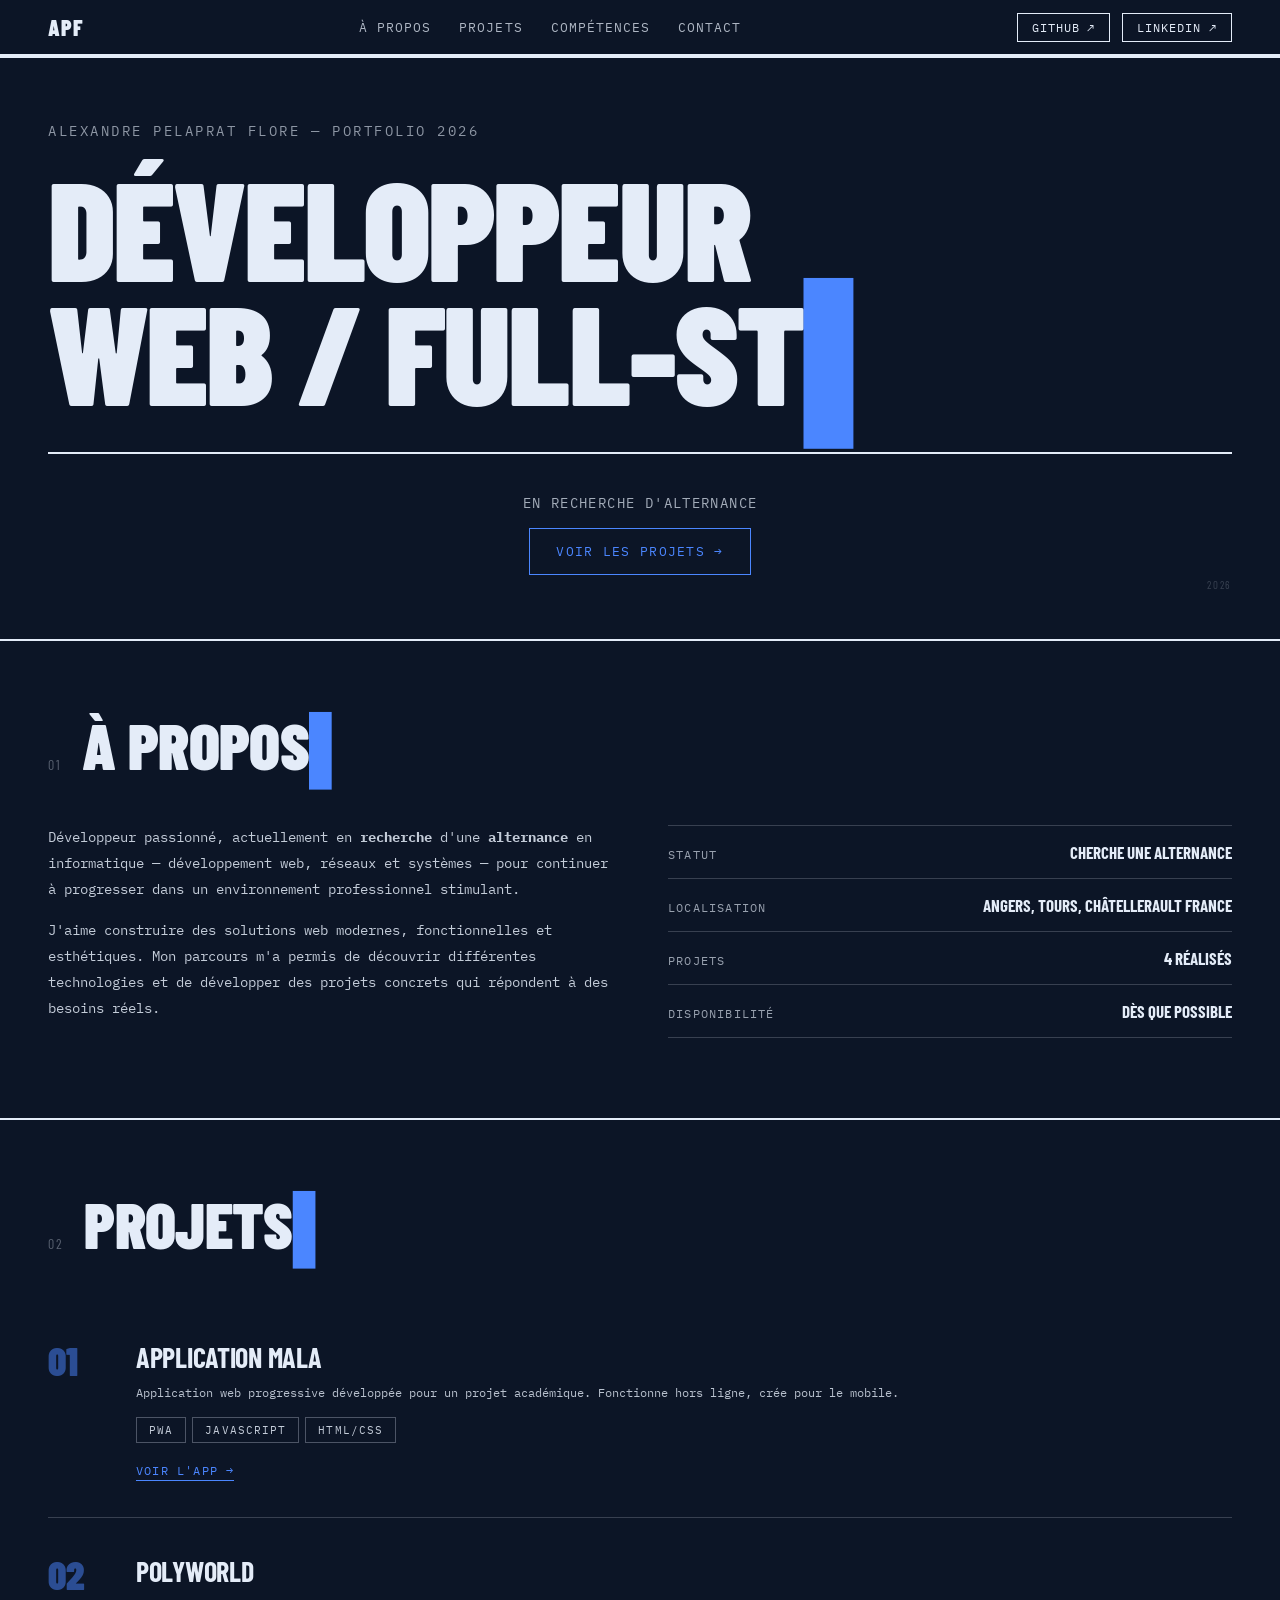
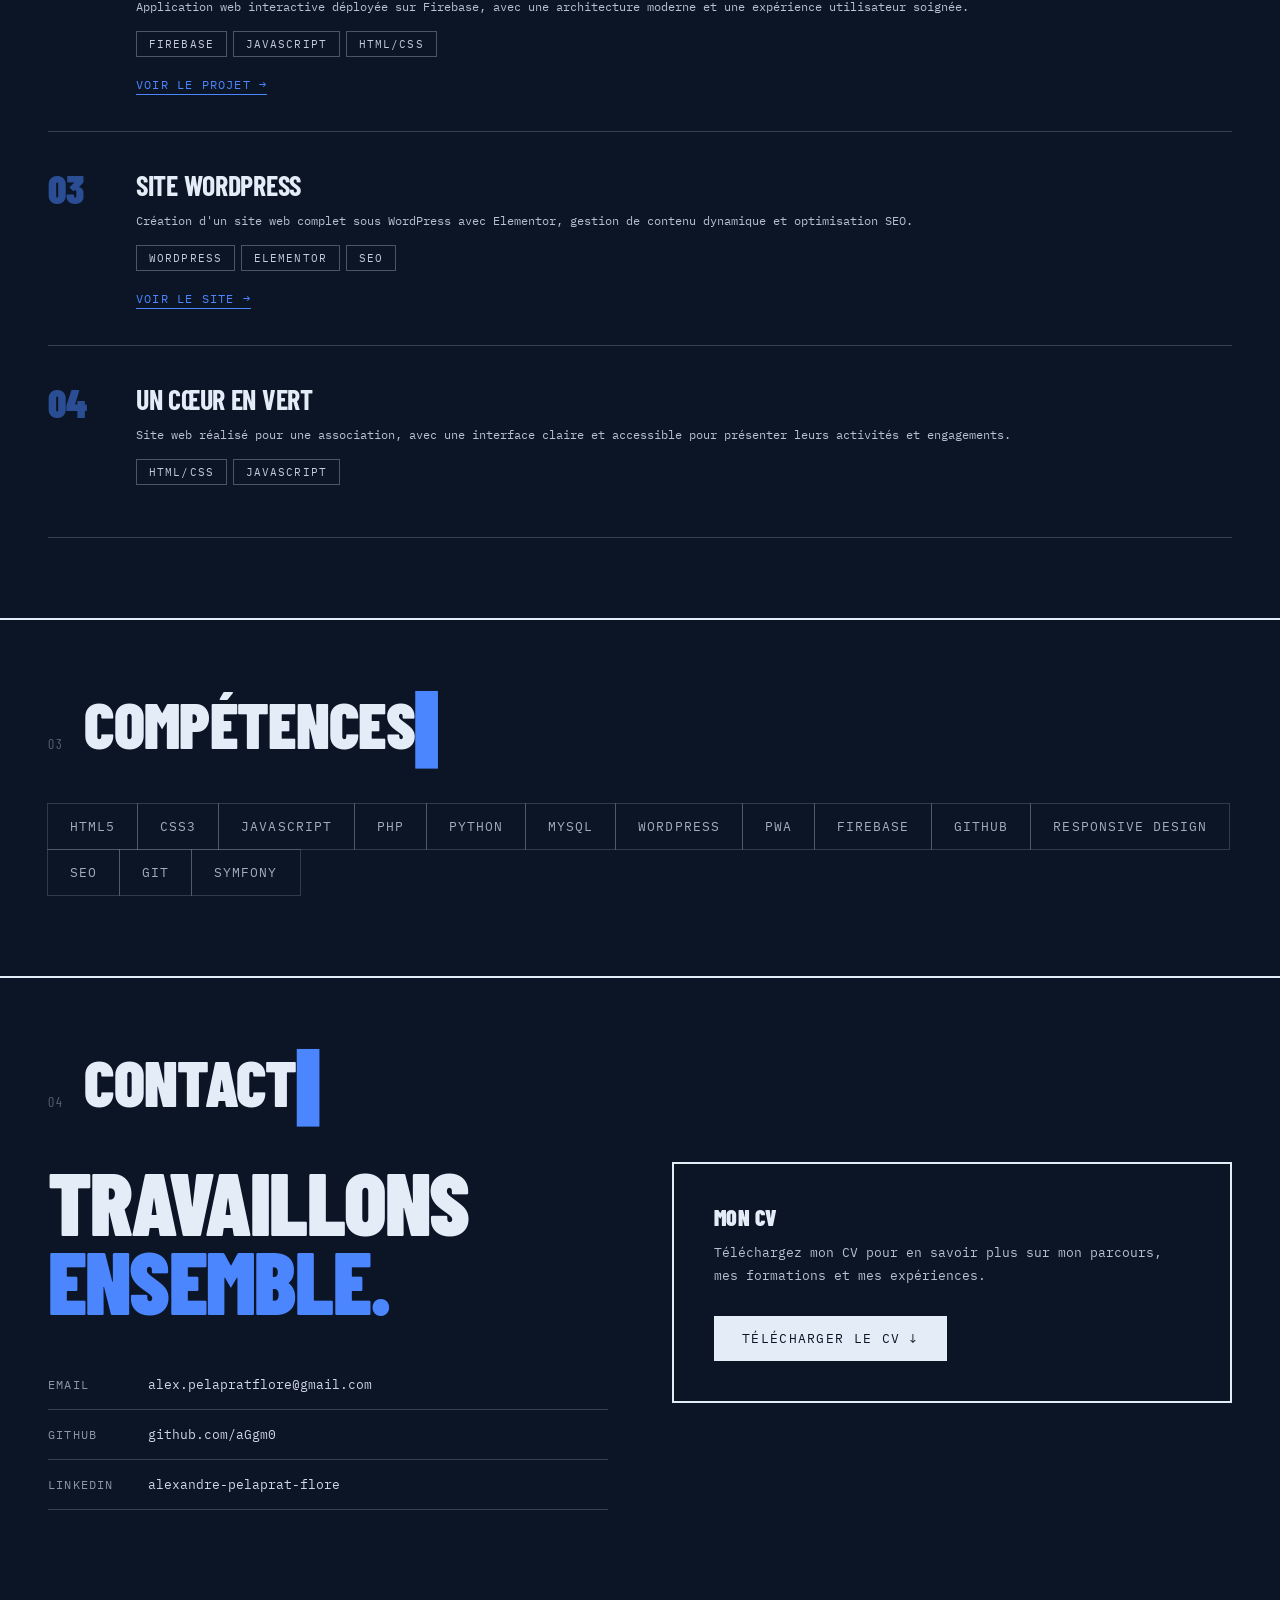
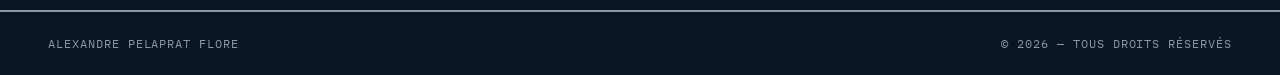
<file: index.html>
<!DOCTYPE html><html lang="fr"><head>


  <meta charset="UTF-8">
  <meta name="viewport" content="width=device-width, initial-scale=1.0">
  <meta name="description" content="Alexandre Pelaprat Flore — Développeur Web Full-Stack | Portfolio">
  <title>Alexandre Pelaprat Flore — Portfolio</title>
  <meta property="og:title" content="Alexandre Pelaprat Flore – Développeur Web Full Stack">
  <meta property="og:description" content="Portfolio – étudiant en Bachelor Web & Digital, à la recherche d'une alternance.">
  <meta property="og:url" content="https://aggm0.github.io/portfolio.alexandre_pelaprat_flore/">
  <meta property="og:type" content="website">
  <link href="https://fonts.googleapis.com/css2?family=Barlow+Condensed:wght@400;700;900&amp;family=IBM+Plex+Mono:wght@400;500;600&amp;display=swap" rel="stylesheet">
  <style>
    :root {
      --bg: #0c1526;
      --fg: #e4ecf8;
      --accent: #4b86ff;
      --border: #e4ecf8;
      --ff-d: 'Barlow Condensed', sans-serif;
      --ff-m: 'IBM Plex Mono', monospace;
    }

    *, *::before, *::after { margin:0; padding:0; box-sizing:border-box; }
    html { scroll-behavior: smooth; }
    body { font-family: var(--ff-m); background: var(--bg); color: var(--fg); overflow-x: hidden; }
    a { color: inherit; text-decoration: none; }
    img { display: block; }

    /* ─── NAV ─── */
    nav {
      position: sticky; top: 0; z-index: 100;
      background: var(--bg); border-bottom: 2px solid var(--border);
      display: flex; align-items: center; justify-content: space-between;
      padding: 0 48px; height: 56px;
      font-size: 13px; text-transform: uppercase; letter-spacing: 0.08em;
    }
    .nav-logo { font-family: var(--ff-d); font-weight: 900; font-size: 22px; letter-spacing: 0.04em; }
    .nav-links { display:flex; gap:28px; list-style:none; }
    .nav-links a { opacity:0.75; transition:opacity .15s; }
    .nav-links a:hover { opacity:1; }
    .nav-actions { display:flex; gap:12px; }
    .nav-btn {
      border: 1.5px solid var(--border); padding:6px 14px;
      font-size:12px; font-family: var(--ff-m); letter-spacing:.08em; cursor:pointer;
      background:transparent; color:var(--fg); text-transform:uppercase;
      transition: background .15s, color .15s;
    }
    .nav-btn:hover { background: var(--fg); color: var(--bg); }

    /* ─── SECTIONS ─── */
    section { border-top: 2px solid var(--border); }
    .wrap { max-width: 1320px; margin: 0 auto; padding: 0 48px; }
    .section-head { display:flex; align-items:baseline; gap:20px; margin-bottom:48px; padding-top:72px; }
    .s-num { font-family:var(--ff-d); font-size:14px; letter-spacing:.15em; text-transform:uppercase; opacity:.35; }
    .s-title { font-family:var(--ff-d); font-size:clamp(40px,5vw,72px); font-weight:900; text-transform:uppercase; line-height:1; letter-spacing:-.01em; }

    /* ─── HERO ─── */
    .hero {
      min-height: 60vh; display: flex; flex-direction: column;
      justify-content: center; padding: 64px 48px; position: relative;
    }
    .hero::after {
      content: '2026'; position: absolute; bottom: 48px; right: 48px;
      font-family: var(--ff-d); font-size: 11px; letter-spacing: .15em;
      text-transform: uppercase; opacity: .2;
    }
    .hero-pre {
      font-size: 14px; letter-spacing: .18em; text-transform: uppercase; opacity: .6; margin-bottom: 24px;
    }
    .hero-name {
      font-family: var(--ff-d); font-weight: 900;
      font-size: clamp(72px, 11vw, 160px); line-height: .88;
      text-transform: uppercase; letter-spacing: -.02em;
    }
    .hero-rule { width: 100%; height: 2px; background: var(--border); margin: 40px 0; }
    .hero-bottom { display: flex; justify-content: space-between; align-items: flex-end; }
    .hero-status { font-size: 14px; letter-spacing: .1em; text-transform: uppercase; opacity: .7; margin-bottom: 16px; }
    .hero-cta {
      display: inline-flex; align-items: center; gap: 10px;
      font-size: 13px; letter-spacing: .1em; text-transform: uppercase;
      color: var(--accent); border: 1.5px solid var(--accent); padding: 14px 26px;
      transition: background .15s, color .15s;
    }
    .hero-cta:hover { background: var(--accent); color: var(--bg); }

    /* ─── ABOUT ─── */
    .about { padding-bottom: 80px; }
    .about-grid { display: grid; grid-template-columns: 1fr 1fr; gap: 56px; align-items: start; }
    .about-text p { font-size: 14px; line-height: 1.85; opacity: .85; margin-bottom: 16px; }
    .about-text strong { opacity: 1; color: var(--fg); }
    .about-facts { display: flex; flex-direction: column; }
    .about-fact { display:flex; justify-content:space-between; align-items:baseline; padding:16px 0; border-bottom:1px solid; border-color:color-mix(in srgb,var(--border) 20%,transparent); }
    .about-fact:first-child { border-top:1px solid; border-top-color:color-mix(in srgb,var(--border) 20%,transparent); }
    .fact-label { font-size:12px; text-transform:uppercase; letter-spacing:.1em; opacity:.65; }
    .fact-value { font-family:var(--ff-d); font-weight:700; font-size:17px; text-transform:uppercase; }

    /* ─── PROJECTS ─── */
    .projects { padding-bottom: 80px; }
    .project-item {
      display: grid; grid-template-columns: 56px 1fr;
      gap: 32px; align-items: start; padding: 36px 0;
      border-bottom: 1px solid; border-color:color-mix(in srgb,var(--border) 20%,transparent);
    }
    .project-item:first-child { border-top:1px solid; border-top-color:color-mix(in srgb,var(--border) 20%,transparent); }
    .proj-num { font-family:var(--ff-d); font-size:40px; font-weight:900; color:var(--accent); line-height:1; opacity:.5; }
    .proj-title { font-family:var(--ff-d); font-size:28px; font-weight:700; text-transform:uppercase; letter-spacing:-.01em; margin-bottom:8px; }
    .proj-desc { font-size:12px; line-height:1.75; opacity:.8; margin-bottom:14px; }
    .proj-tags { display:flex; flex-wrap:wrap; gap:6px; margin-bottom:16px; }
    .tag { font-size:11px; text-transform:uppercase; letter-spacing:.1em; padding:5px 12px; border:1px solid; border-color:color-mix(in srgb,var(--border) 35%,transparent); opacity:.85; }
    .proj-link { font-size:12px; text-transform:uppercase; letter-spacing:.1em; color:var(--accent); display:inline-flex; align-items:center; gap:6px; border-bottom:1px solid var(--accent); padding-bottom:2px; transition:gap .15s; }
    .proj-link:hover { gap:12px; }

    /* ─── SKILLS ─── */
    .skills { padding-bottom: 80px; }
    .skills-grid { display:flex; flex-wrap:wrap; gap:0; }
    .skill { font-size:13px; text-transform:uppercase; letter-spacing:.08em; padding:14px 22px; opacity:.85; border:1px solid; border-color:color-mix(in srgb,var(--border) 25%,transparent); margin:-1px 0 0 -1px; transition:background .15s, color .15s, opacity .15s; opacity:.7; }
    .skill:hover { opacity:1; background:var(--fg); color:var(--bg); }

    /* ─── CONTACT ─── */
    .contact { padding-bottom: 100px; }
    .contact-grid { display:grid; grid-template-columns:1fr 1fr; gap:64px; align-items:start; }
    .contact-heading { font-family:var(--ff-d); font-size:clamp(48px,7vw,88px); font-weight:900; text-transform:uppercase; line-height:.9; letter-spacing:-.02em; margin-bottom:40px; }
    .contact-heading span { color:var(--accent); }
    .contact-row { display:flex; align-items:center; gap:20px; padding:16px 0; border-bottom:1px solid; border-color:color-mix(in srgb,var(--border) 20%,transparent); font-size:13px; }
    .contact-row:first-child { border-top:1px solid; border-top-color:color-mix(in srgb,var(--border) 20%,transparent); }
    .c-label { font-size:12px; text-transform:uppercase; letter-spacing:.1em; opacity:.6; min-width:80px; }
    .c-val { opacity:.9; transition:opacity .15s; }
    .c-val:hover { opacity:1; }
    .cv-box { border:2px solid var(--border); padding:40px; }
    .cv-box-title { font-family:var(--ff-d); font-size:22px; font-weight:900; text-transform:uppercase; letter-spacing:.02em; margin-bottom:12px; }
    .cv-desc { font-size:13px; line-height:1.75; opacity:.8; margin-bottom:28px; }
    .cv-btn { display:inline-flex; align-items:center; gap:12px; background:var(--fg); color:var(--bg); padding:14px 28px; font-size:13px; font-family:var(--ff-m); text-transform:uppercase; letter-spacing:.1em; transition:opacity .15s; }
    .cv-btn:hover { opacity:.82; }

    /* ─── FOOTER ─── */
    footer { border-top:2px solid var(--border); padding:24px 48px; display:flex; justify-content:space-between; align-items:center; font-size:12px; letter-spacing:.08em; text-transform:uppercase; opacity:.6; }

    /* ─── RESPONSIVE ─── */
    @media(max-width:768px){
      nav { padding:0 24px; flex-wrap:wrap; height:auto; padding-top:12px; padding-bottom:12px; gap:12px; }
      .nav-links { order:3; width:100%; justify-content:center; }
      .wrap { padding:0 24px; }
      .hero { padding:48px 24px; }
      .about-grid { grid-template-columns:1fr; }
      .contact-grid { grid-template-columns:1fr; }
      footer { padding:20px 24px; flex-direction:column; gap:8px; text-align:center; }
    }
  </style>
</head>
<body data-cc-id="cc-1" style="cursor: crosshair;">

<nav>
  <div class="nav-logo">APF</div>
  <ul class="nav-links">
    <li><a href="#about">À propos</a></li>
    <li><a href="#projects">Projets</a></li>
    <li><a href="#skills">Compétences</a></li>
    <li><a href="#contact">Contact</a></li>
  </ul>
  <div class="nav-actions">
    <a href="https://github.com/aGgm0" target="_blank" class="nav-btn">GitHub ↗</a>
    <a href="https://www.linkedin.com/in/alexandre-pelaprat-flore/" target="_blank" class="nav-btn">LinkedIn ↗</a>
  </div>
</nav>

<section class="hero" id="top">
  <div class="hero-pre">Alexandre Pelaprat Flore — Portfolio 2026</div>
  <div class="hero-name" id="hero-typed"></div>
  <div class="hero-rule"></div>
  <div class="hero-bottom" style="justify-content:center">
    <div style="text-align:center">
      <div class="hero-status">En recherche d'alternance</div>
      <a href="#projects" class="hero-cta">Voir les projets →</a>
    </div>
  </div>
</section>

<section id="about" class="about">
  <div class="wrap" data-cc-id="cc-4">
    <div class="section-head">
      <span class="s-num">01</span>
      <h2 class="s-title">À propos</h2>
    </div>
    <div class="about-grid">
      <div class="about-text">
        <p>Développeur passionné, actuellement en <strong>recherche</strong> d'une <strong>alternance</strong> en informatique — développement web, réseaux et systèmes — pour continuer à progresser dans un environnement professionnel stimulant.</p>
        <p>J'aime construire des solutions web modernes, fonctionnelles et esthétiques. Mon parcours m'a permis de découvrir différentes technologies et de développer des projets concrets qui répondent à des besoins réels.</p>
      </div>
      <div class="about-facts">
        <div class="about-fact">
          <span class="fact-label">Statut</span>
          <span class="fact-value">Cherche une alternance</span>
        </div>
        <div class="about-fact">
          <span class="fact-label">Localisation</span>
          <span class="fact-value" data-cc-id="cc-2" style="">Angers, Tours, châtellerault&nbsp;France</span>
        </div>
        <div class="about-fact">
          <span class="fact-label">Projets</span>
          <span class="fact-value">4 réalisés</span>
        </div>
        <div class="about-fact">
          <span class="fact-label">Disponibilité</span>
          <span class="fact-value" data-cc-id="cc-3" style="">Dès que possible</span>
        </div>
      </div>
    </div>
  </div>
</section>

<section id="projects" class="projects">
  <div class="wrap">
    <div class="section-head">
      <span class="s-num">02</span>
      <h2 class="s-title">Projets</h2>
    </div>

    <div class="project-item">
      <div class="proj-num">01</div>
      <div class="proj-info">
        <div class="proj-title">Application Mala</div>
        <p class="proj-desc">Application web progressive développée pour un projet académique. Fonctionne hors ligne, crée pour le mobile.</p>
        <div class="proj-tags">
          <span class="tag">PWA</span>
          <span class="tag">JavaScript</span>
          <span class="tag">HTML/CSS</span>
        </div>
        <a href="https://mala-lyart.vercel.app/" target="_blank" class="proj-link">Voir l'app →</a>
      </div>
    </div>

    <div class="project-item">
      <div class="proj-num">02</div>
      <div class="proj-info">
        <div class="proj-title">Polyworld</div>
        <p class="proj-desc">Application web interactive déployée sur Firebase, avec une architecture moderne et une expérience utilisateur soignée.</p>
        <div class="proj-tags">
          <span class="tag">Firebase</span>
          <span class="tag">JavaScript</span>
          <span class="tag">HTML/CSS</span>
        </div>
        <a href="https://polyworld-59bb5.web.app/" target="_blank" class="proj-link">Voir le projet →</a>
      </div>
    </div>

    <div class="project-item">
      <div class="proj-num">03</div>
      <div class="proj-info">
        <div class="proj-title">Site WordPress</div>
        <p class="proj-desc">Création d'un site web complet sous WordPress avec Elementor, gestion de contenu dynamique et optimisation SEO.</p>
        <div class="proj-tags">
          <span class="tag">WordPress</span>
          <span class="tag">Elementor</span>
          <span class="tag">SEO</span>
        </div>
        <a href="https://alexandre-pelapratflore.mds-angers.yt" target="_blank" class="proj-link">Voir le site →</a>
      </div>
    </div>

    <div class="project-item">
      <div class="proj-num">04</div>
      <div class="proj-info">
        <div class="proj-title">Un Cœur en Vert</div>
        <p class="proj-desc">Site web réalisé pour une association, avec une interface claire et accessible pour présenter leurs activités et engagements.</p>
        <div class="proj-tags">
          <span class="tag">HTML/CSS</span>
          <span class="tag">JavaScript</span>
        </div>
      </div>
    </div>

  </div>
</section>

<section id="skills" class="skills">
  <div class="wrap">
    <div class="section-head">
      <span class="s-num">03</span>
      <h2 class="s-title">Compétences</h2>
    </div>
    <div class="skills-grid">
      <span class="skill">HTML5</span>
      <span class="skill">CSS3</span>
      <span class="skill">JavaScript</span>
      <span class="skill">PHP</span>
      <span class="skill">Python</span>
      <span class="skill">MySQL</span>
      <span class="skill">WordPress</span>
      <span class="skill">PWA</span>
      <span class="skill">Firebase</span>
      <span class="skill">GitHub</span>
      <span class="skill">Responsive Design</span>
      <span class="skill">SEO</span>
      <span class="skill">GIT</span>
      <span class="skill">Symfony</span>
    </div>
  </div>
</section>

<section id="contact" class="contact">
  <div class="wrap">
    <div class="section-head">
      <span class="s-num">04</span>
      <h2 class="s-title">Contact</h2>
    </div>
    <div class="contact-grid">
      <div>
        <div class="contact-heading">Travaillons<br><span>ensemble.</span></div>
        <div class="contact-row">
          <span class="c-label">Email</span>
          <a href="#" id="email-link" class="c-val">chargement...</a>
        </div>
        <div class="contact-row">
          <span class="c-label">GitHub</span>
          <a href="https://github.com/aGgm0" target="_blank" class="c-val">github.com/aGgm0</a>
        </div>
        <div class="contact-row">
          <span class="c-label">LinkedIn</span>
          <a href="https://www.linkedin.com/in/alexandre-pelaprat-flore/" target="_blank" class="c-val">alexandre-pelaprat-flore</a>
        </div>
      </div>
      <div class="cv-box">
        <div class="cv-box-title">Mon CV</div>
        <p class="cv-desc">Téléchargez mon CV pour en savoir plus sur mon parcours, mes formations et mes expériences.</p>
        <a href="./CV_Alternance_Alexandre.pdf" download="" class="cv-btn">Télécharger le CV ↓</a>
      </div>
    </div>
  </div>
</section>

<footer>
  <span>Alexandre Pelaprat Flore</span>
  <span>© 2026 — Tous droits réservés</span>
</footer>



<style>
  .cursor { color: var(--accent); font-weight: 900; }
  .cursor.blink { animation: blink 1s step-end infinite; }
  @keyframes blink { 50% { opacity: 0; } }
  .s-title { opacity: 0; }
  .s-title.typed { opacity: 1; }
</style>
<script>
  var u='alex.pelapratflore';var d='gmail.com';
  var el=document.getElementById('email-link');
  el.href='mailto:'+u+'@'+d;
  el.textContent=u+'@'+d;
</script><script>
  function delay(ms) { return new Promise(r => setTimeout(r, ms)); }

  // Hero typewriter
  async function typeHero() {
    const lines = ['Développeur', 'Web / Full-Stack'];
    const el = document.getElementById('hero-typed');
    for (let i = 0; i < lines.length; i++) {
      const line = lines[i];
      for (let c = 0; c < line.length; c++) {
        el.innerHTML = lines.slice(0, i).join('<br>') + (i > 0 ? '<br>' : '') + line.slice(0, c + 1) + '<span class="cursor">▌</span>';
        await delay(48);
      }
      if (i < lines.length - 1) await delay(320);
    }
    el.innerHTML = lines.join('<br>') + '<span class="cursor blink">▌</span>';
  }
  typeHero();

  // Section title typewriter — déclenché par IntersectionObserver
  async function typeTitle(el) {
    const text = el.dataset.text;
    el.classList.add('typed');
    el.textContent = '';
    for (let c = 0; c < text.length; c++) {
      el.innerHTML = text.slice(0, c + 1) + '<span class="cursor">▌</span>';
      await delay(38);
    }
    el.innerHTML = text + '<span class="cursor blink">▌</span>';
    // Arrêt du curseur après 2s
    await delay(2000);
    el.textContent = text;
  }

  const observer = new IntersectionObserver((entries) => {
    entries.forEach(entry => {
      if (entry.isIntersecting) {
        observer.unobserve(entry.target);
        typeTitle(entry.target);
      }
    });
  }, { threshold: 0.6 });

  document.querySelectorAll('.s-title').forEach(el => {
    el.dataset.text = el.textContent.trim();
    observer.observe(el);
  });
</script>
</body></html>
</file>
